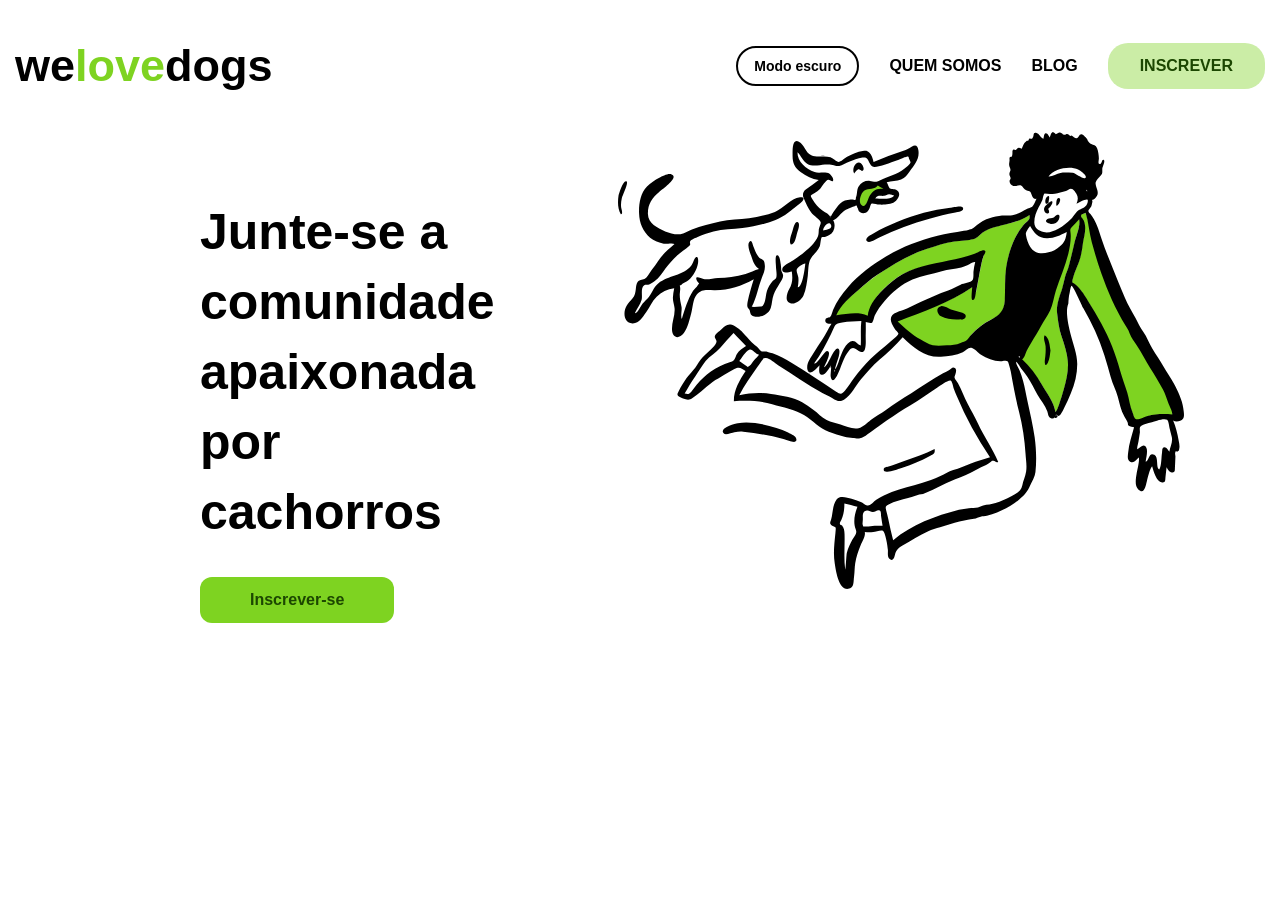
<file: index.html>
<!DOCTYPE html>
<html lang="pt-br">
<head>
    <meta charset="UTF-8">
    <meta name="viewport" content="width=device-width, initial-scale=1.0">
    <title>WeLoveDogs</title>
    <link rel="stylesheet" href="style.css">
</head>
<body>
    <nav>
        <div class="nav-logo"><a href="index.html">we<span>love</span>dogs</a></div>
        <button class="hamburguer" onclick="toggleMenu()">☰</button>
        <ul class="nav-menu">
            <button id="btn-dark" onclick="toggleDark()">Modo escuro</button>
            <li><a href="quem-somos.html">QUEM SOMOS</a></li>
            <li><a href="blog.html">BLOG</a></li>
            <li><a href="inscrever.html" class="btn-inscrever">INSCREVER</a></li>

        </ul>
    </nav>
    <section class="hero">
        <div class="hero-conteudo">
            <h1 class="hero-texto">Junte-se a <br> comunidade <br> apaixonada <br> por cachorros</h1>
            <a href="inscrever.html" class="btn-inscrever-se">Inscrever-se</a>
        </div>
        <img src="Figure1.svg" alt="cachorro-brincando" class="hero-imagem">
    </section>
    <script src="script.js"></script>
    <script src="darkmode.js"></script>
</body>
</html>
</file>
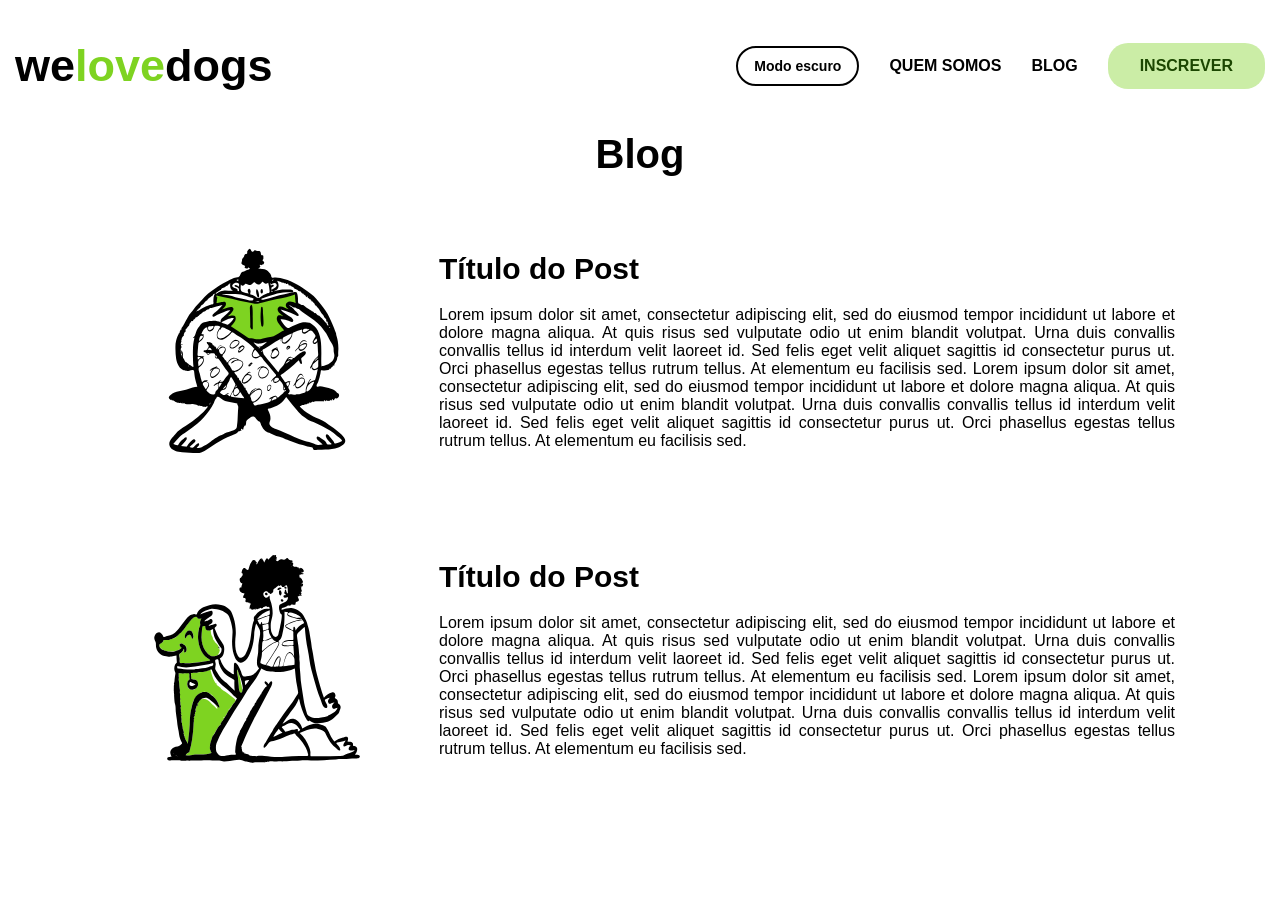
<file: blog.html>
<!DOCTYPE html>
<html lang="pt-br">
<head>
    <meta charset="UTF-8">
    <meta name="viewport" content="width=device-width, initial-scale=1.0">
    <title>WeLoveDogs</title>
    <link rel="stylesheet" href="style.css">
</head>
<body>
    <nav>
        <div class="nav-logo"><a href="index.html">we<span>love</span>dogs</a></div>
        <button class="hamburguer" onclick="toggleMenu()">☰</button>
        <ul class="nav-menu">
            <button id="btn-dark" onclick="toggleDark()">Modo escuro</button>
            <li><a href="quem-somos.html">QUEM SOMOS</a></li>
            <li><a href="blog.html">BLOG</a></li>
            <li><a href="inscrever.html" class="btn-inscrever">INSCREVER</a></li>

        </ul>
    </nav>
    <section class="blog">
        <h1 class="blog-titulo">Blog</h1>
        <div class="blog-secao">
            <img src="Figure3.svg" alt="pessoa-lendo" class="blog-imagem">
            <div class="blog-conteudo">
                <h2 class="blog-subtitulo">Título do Post</h2>
                <p>Lorem ipsum dolor sit amet, consectetur adipiscing elit, sed do eiusmod tempor incididunt ut labore et dolore magna aliqua. At quis risus sed vulputate odio ut enim blandit volutpat. Urna duis convallis convallis tellus id interdum velit laoreet id. Sed felis eget velit aliquet sagittis id consectetur purus ut. Orci phasellus egestas tellus rutrum tellus. At elementum eu facilisis sed. Lorem ipsum dolor sit amet, consectetur adipiscing elit, sed do eiusmod tempor incididunt ut labore et dolore magna aliqua. At quis risus sed vulputate odio ut enim blandit volutpat. Urna duis convallis convallis tellus id interdum velit laoreet id. Sed felis eget velit aliquet sagittis id consectetur purus ut. Orci phasellus egestas tellus rutrum tellus. At elementum eu facilisis sed. </p>
            </div>
        </div>
         <div class="blog-secao">
            <img src="Figure4.svg" alt="cachorro-ajoelhado" class="blog-imagem">
            <div class="blog-conteudo">
                <h2 class="blog-subtitulo">Título do Post</h2>
                <p>Lorem ipsum dolor sit amet, consectetur adipiscing elit, sed do eiusmod tempor incididunt ut labore et dolore magna aliqua. At quis risus sed vulputate odio ut enim blandit volutpat. Urna duis convallis convallis tellus id interdum velit laoreet id. Sed felis eget velit aliquet sagittis id consectetur purus ut. Orci phasellus egestas tellus rutrum tellus. At elementum eu facilisis sed. Lorem ipsum dolor sit amet, consectetur adipiscing elit, sed do eiusmod tempor incididunt ut labore et dolore magna aliqua. At quis risus sed vulputate odio ut enim blandit volutpat. Urna duis convallis convallis tellus id interdum velit laoreet id. Sed felis eget velit aliquet sagittis id consectetur purus ut. Orci phasellus egestas tellus rutrum tellus. At elementum eu facilisis sed. </p>
            </div>
        </div>

    </section>
    <script src="script.js"></script>
    <script src="darkmode.js"></script>
</body>
</html>
</file>
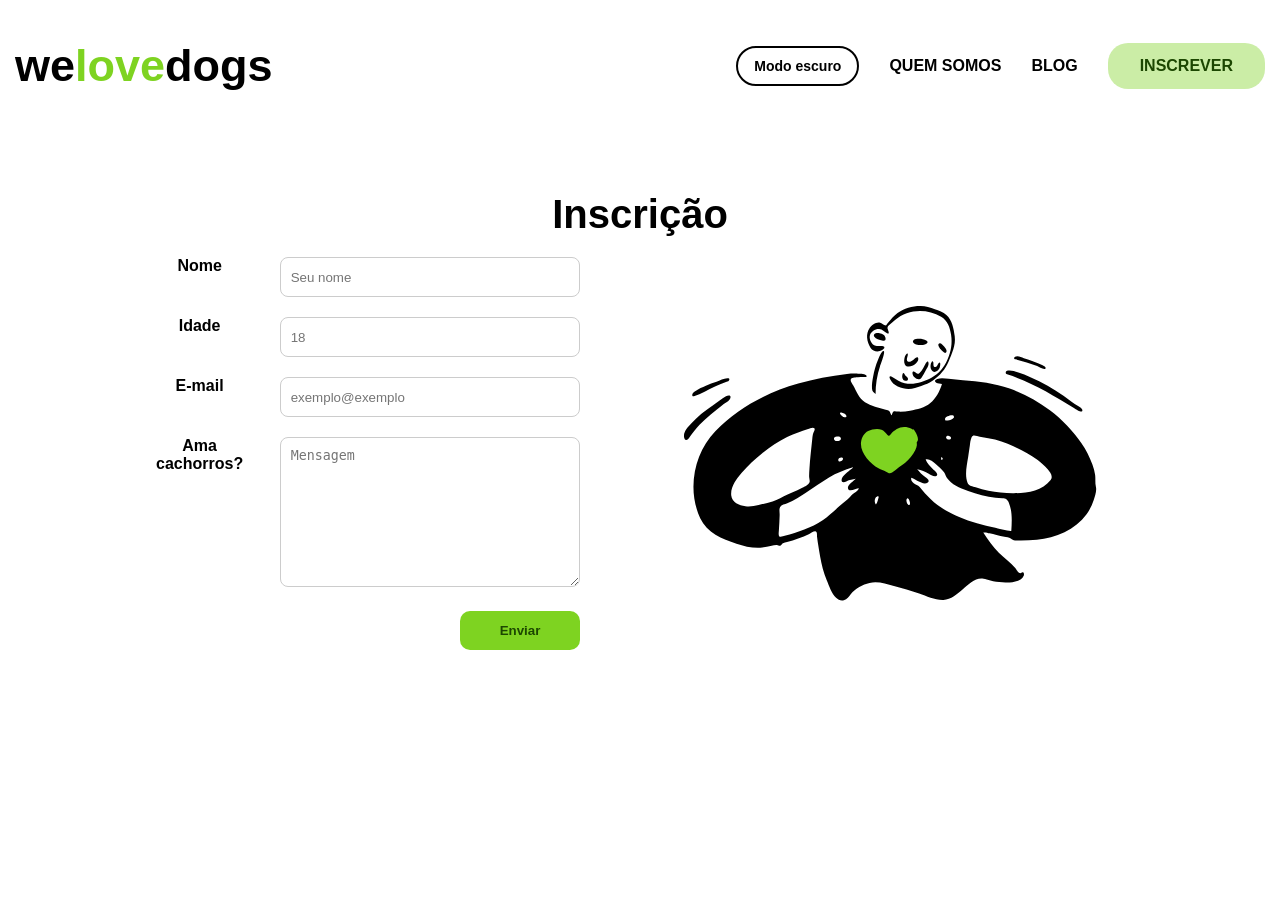
<file: inscrever.html>
<!DOCTYPE html>
<html lang="pt-br">
<head>
    <meta charset="UTF-8">
    <meta name="viewport" content="width=device-width, initial-scale=1.0">
    <title>WeLoveDogs</title>
    <link rel="stylesheet" href="style.css">
</head>
<body>
    <nav>
        <div class="nav-logo"><a href="index.html">we<span>love</span>dogs</a></div>
        <button class="hamburguer" onclick="toggleMenu()">☰</button>
        
        <ul class="nav-menu">
            <li><button id="btn-dark" onclick="toggleDark()">Modo escuro</button></li>
            <li><a href="quem-somos.html">QUEM SOMOS</a></li>
            <li><a href="blog.html">BLOG</a></li>
            <li><a href="inscrever.html" class="btn-inscrever">INSCREVER</a></li>
        </ul>
        
    </nav>
    <section class="inscricao">
        <h1 class="inscrever-titulo">Inscrição</h1>
        <div class="form-conteudo">
            <form>
                <div class="form-campo">
                    <label>Nome</label>
                    <div class="input-wrapper">
                        <input type="text" placeholder="Seu nome">
                        <span class="erro">Preencha o nome</span>
                    </div>
                </div>
                <div class="form-campo">
                    <label>Idade</label>
                    <div class="input-wrapper">
                        <input type="number" placeholder="18">
                        <span class="erro" id="erro-idade-vazio">Preencha a idade</span>
                        <span class="erro" id="erro-idade-minima">Idade deve ser acima de 14 anos</span>
                    </div>
                </div>
                <div class="form-campo">
                    <label>E-mail</label>
                    <div class="input-wrapper">
                        <input type="email" placeholder="exemplo@exemplo">
                        <span class="erro">E-mail inválido</span>
                    </div>
                </div>
                <div class="form-campo">
                    <label>Ama cachorros?</label>
                    <div class="input-wrapper">
                        <textarea placeholder="Mensagem"></textarea>
                        <span class="erro">Preencha a mensagem</span>
                    </div>
                </div>
                <button type="submit" class="btn-enviar" id="btn-enviar">Enviar</button>
                <div id="mensagem-sucesso" style="display: none; color: green; margin-top: 10px">Inscrição enviada com sucesso!</div>
            </form>
            <img src="Figure5.svg" alt="pessoa-coracao" class="inscrever-imagem">
        </div>

    </section>

    <script src="script.js"></script>
    <script src="darkmode.js"></script>
</body>
</html>
</file>
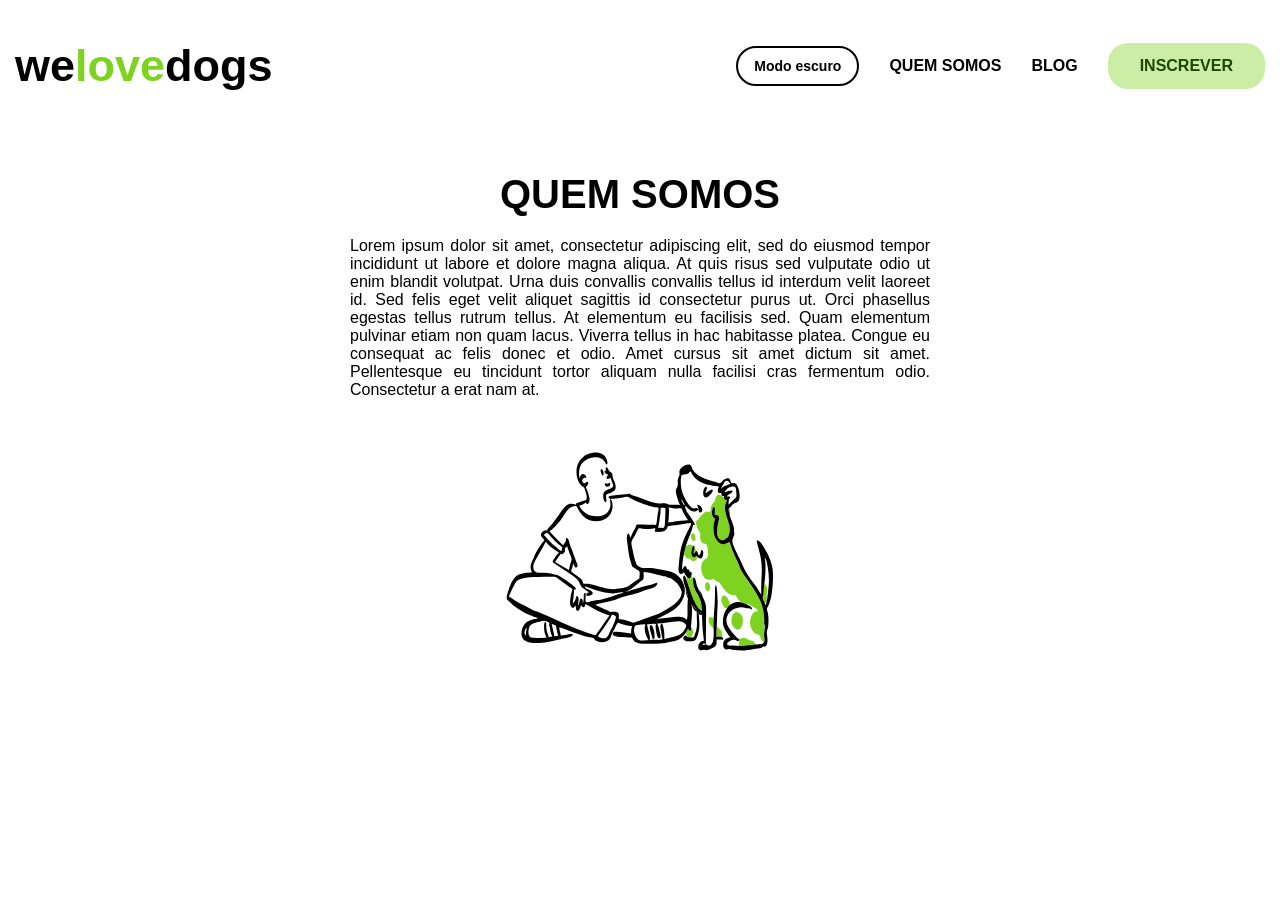
<file: quem-somos.html>
<!DOCTYPE html>
<html lang="pt-br">
<head>
    <meta charset="UTF-8">
    <meta name="viewport" content="width=device-width, initial-scale=1.0">
    <title>WeLoveDogs</title>
    <link rel="stylesheet" href="style.css">
</head>
<body>
    <nav>
        <div class="nav-logo"><a href="index.html">we<span>love</span>dogs</a></div>
        <button class="hamburguer" onclick="toggleMenu()">☰</button>
        <ul class="nav-menu">
            <li><button id="btn-dark" onclick="toggleDark()">Modo escuro</button></li>
            <li><a href="quem-somos.html">QUEM SOMOS</a></li>
            <li><a href="blog.html">BLOG</a></li>
            <li><a href="inscrever.html" class="btn-inscrever">INSCREVER</a></li>

        </ul>
    </nav>
    <section class="quem-somos">
        <div class="quem-somos-conteudo">
            <h1 class="quem-somos-titulo">QUEM SOMOS</h1>
            <p>Lorem ipsum dolor sit amet, consectetur adipiscing elit, sed do eiusmod tempor incididunt ut labore et dolore magna aliqua. At quis risus sed vulputate odio ut enim blandit volutpat. Urna duis convallis convallis tellus id interdum velit laoreet id. Sed felis eget velit aliquet sagittis id consectetur purus ut. Orci phasellus egestas tellus rutrum tellus. At elementum eu facilisis sed.  Quam elementum pulvinar etiam non quam lacus. Viverra tellus in hac habitasse platea. Congue eu consequat ac felis donec et odio. Amet cursus sit amet dictum sit amet. Pellentesque eu tincidunt tortor aliquam nulla facilisi cras fermentum odio. Consectetur a erat nam at.</p>
        </div>
        <img src="Figure2.svg" alt="cachorro-sentado" class="quem-somos-imagem">

    </section>
    <script src="script.js"></script>
    <script src="darkmode.js"></script>
</body>
</html>
</file>
<file: style.css>
*{
    box-sizing: border-box;
    margin: 0;
    padding: 0;
}

:root{
    --primary-color: #ff6f61;
    --secondary-color: #4a90e2;
    --background-color: #ffffff;
    --text-color: #000000;
    --font-family: 'Open Sans', sans-serif;
}

body{
    font-family: var(--font-family);
    background-color: var(--background-color);
    color: var(--text-color);
}

/* barra de navegação em si */
nav{
    padding: 40px 15px;
    display: flex;
    align-items: center;
    justify-content: space-between;
}

/* lista de links dentro da barra de navegação */
nav ul{
    list-style: none;
    display: flex;
    gap: 30px;
}

/* links dentro da barra de navegação */
nav a{
    color: var(--text-color);
    text-decoration: none;
    font-weight: bold;
}

/* logo dentro da barra de navegação */
.nav-logo a{
    font-family: var(--font-family);
    font-size: 45px;
    color: var(--text-color);
}

/* parte "love" do logo */
.nav-logo a span{
    color: #7ED321;
}

nav ul li {
    display: flex;
    align-items: center;
}


.btn-inscrever{
    background: #7ED32166;
    color: #1C4701;
    padding: 14px 32px;
    border-radius: 20px;
    font-weight: bold;
}

/* página principal */
.hero {
    display: flex;
    align-items: center;
    justify-content: center;
}

.hero-texto{
    font-size: 50px;
    line-height: 1.4;
}

.hero-conteudo{
    margin-top: 60px;
    margin-left: 200px;
}

.hero-imagem{
    width: 700px;
    margin-left: 100px;
}

.btn-inscrever-se{
    padding: 14px 50px;
    border-radius: 12px;
    font-weight: bold;
    background: #7ED321;
    color: #1C4701;
    text-decoration: none;
    display: inline-block;
    margin-top: 30px;
}

 /* página quem somos */

 .quem-somos{
    display: flex;
    flex-direction: column;
    align-items: center;
    justify-content: center;
}

.quem-somos-conteudo{
    max-width: 660px;
    text-align: justify;
    padding: 40px;
}

.quem-somos-titulo{
    font-size: 40px;
    margin-bottom: 20px;
    text-align: center;
}

.quem-somos-imagem{
    width: 300px;
}

/* página blog */

.blog{
    display: flex;
    align-items: center;
    justify-content: center;
    flex-direction: column;
}

.blog-titulo{
    font-size: 40px;
    margin-bottom: 20px;
    text-align: center;
}

.blog-secao{
    display: flex;
    align-items: center;
    max-width: 1150px;
    text-align: justify;
    padding: 40px;
}

.blog-subtitulo{
    font-size: 30px;
    margin-bottom: 20px;
}

.blog-imagem{
    width: 700px;
}

.blog-conteudo{
    margin-left: 30px;
}

/* página inscrever */

.inscricao{
    display: flex;
    flex-direction: column;
    align-items: center;
    justify-content: center;
    margin-top: 60px;
}

.inscrever-titulo{
    font-size: 40px;
    margin-bottom: 20px;
    text-align: center;
}

.form-conteudo{
    display: flex;
    align-items: center;
    gap: 60px;
}

.form-campo{
    display: flex;
    align-items: flex-start;
    gap: 20px;
    margin-bottom: 20px;
    font-weight: bold;
}

.form-campo label {
    width: 120px;
    text-align: center;
}

.form-campo input {
    padding: 10px;
    border-radius: 8px;
    border: 1px solid #ccc;
    width: 300px;
    height: 40px;
}

.form-campo textarea {
    padding: 10px;
    border-radius: 8px;
    border: 1px solid #ccc;
    width: 300px;
    height: 150px;
}

.inscrever-imagem {
    width: 500px;
}

.btn-enviar {
    background: #7ED321;
    color: #1C4701;
    padding: 12px 40px;
    border: none;
    border-radius: 10px;
    font-weight: bold;
    margin-left: 320px;
    cursor: pointer;
}

.erro {
    color: red;
    font-size: 12px;
    display: none;
}

/* menu hamburguer desktop */

.hamburguer {
    display: none;
    background: none;
    border: none;
    font-size: 30px;
    cursor: pointer;
    color: var(--text-color);
}

/* Responsividade */

/* Tablet (max 1024px) */
@media (max-width: 1024px) {
    .hero {
        flex-direction: column;
        text-align: center;
    }

    .hero-conteudo {
        margin-left: 40px;
        margin-right: 40px;
    }

    .hero-imagem {
        width: 450px;
        margin-left: 0;
    }

    .blog-imagem {
        width: 250px;
    }

    .form-conteudo {
        flex-direction: column;
    }

    .inscrever-imagem {
    width: 100%;
    }
}

/* Mobile (max 768px) */
@media (max-width: 768px) {
    nav {
        flex-direction: column;
        gap: 20px;
        padding: 20px;
    }

    nav ul {
        gap: 15px;
    }

    .nav-logo a {
        font-size: 30px;
    }

    .hero-conteudo {
        margin-left: 20px;
        margin-right: 20px;
        margin-top: 30px;
    }

    .hero-texto {
        font-size: 32px;
    }

    .hero-imagem {
        width: 300px;
        margin-top: 20px;
    }

    .blog-secao {
        flex-direction: column;
        padding: 20px;
    }

    .blog-imagem {
        width: 200px;
    }

    .blog-conteudo {
        margin-left: 0;
        margin-top: 20px;
    }

    .form-campo input,
    .form-campo textarea {
        
        width: 100%;
    }

    .form-conteudo {
        padding: 0 20px;
    }

    .btn-enviar {
        margin-left: 140px;
    }

    .inscrever-imagem {
        width: 100%;
    }
    
    /* menu hamburguer */
    .hamburguer {
        display: block;
    }

    .nav-menu {
        display: none;
        flex-direction: column;
        width: 100%;
        text-align: center;
    }

    .nav-menu.aberto {
        display: flex;
        flex-direction: column;
        align-items: center;
        background-color: var(--background-color);
        border: 2px solid var(--text-color);
        border-radius: 12px;
        padding: 20px;
        gap: 20px;
        width: 80%;
        margin: 0 auto;
    }
    
}

/* dark mode */
body.dark {
    --background-color: #1a1a1a;
    --text-color: #ffffff;
    background-color: var(--background-color);
    color: var(--text-color);
}

body.dark input,
body.dark textarea {
    background-color: #333;
    color: #ffffff;
    border-color: #555;
}

body.dark img {
    background-color: transparent;
}

body.dark .btn-inscrever {
    background: #7ED321 !important;
    color: #1C4701 !important;
}

#btn-dark {
    background: none;
    border: 2px solid var(--text-color);
    border-radius: 20px;
    padding: 8px 16px;
    cursor: pointer;
    font-size: 14px;
    font-family: var(--font-family);
    color: var(--text-color);
    font-weight: bold;
    display: inline-flex;
    align-items: center;
    align-self: center;
    line-height: 1;
    height: 40px;
}
</file>
